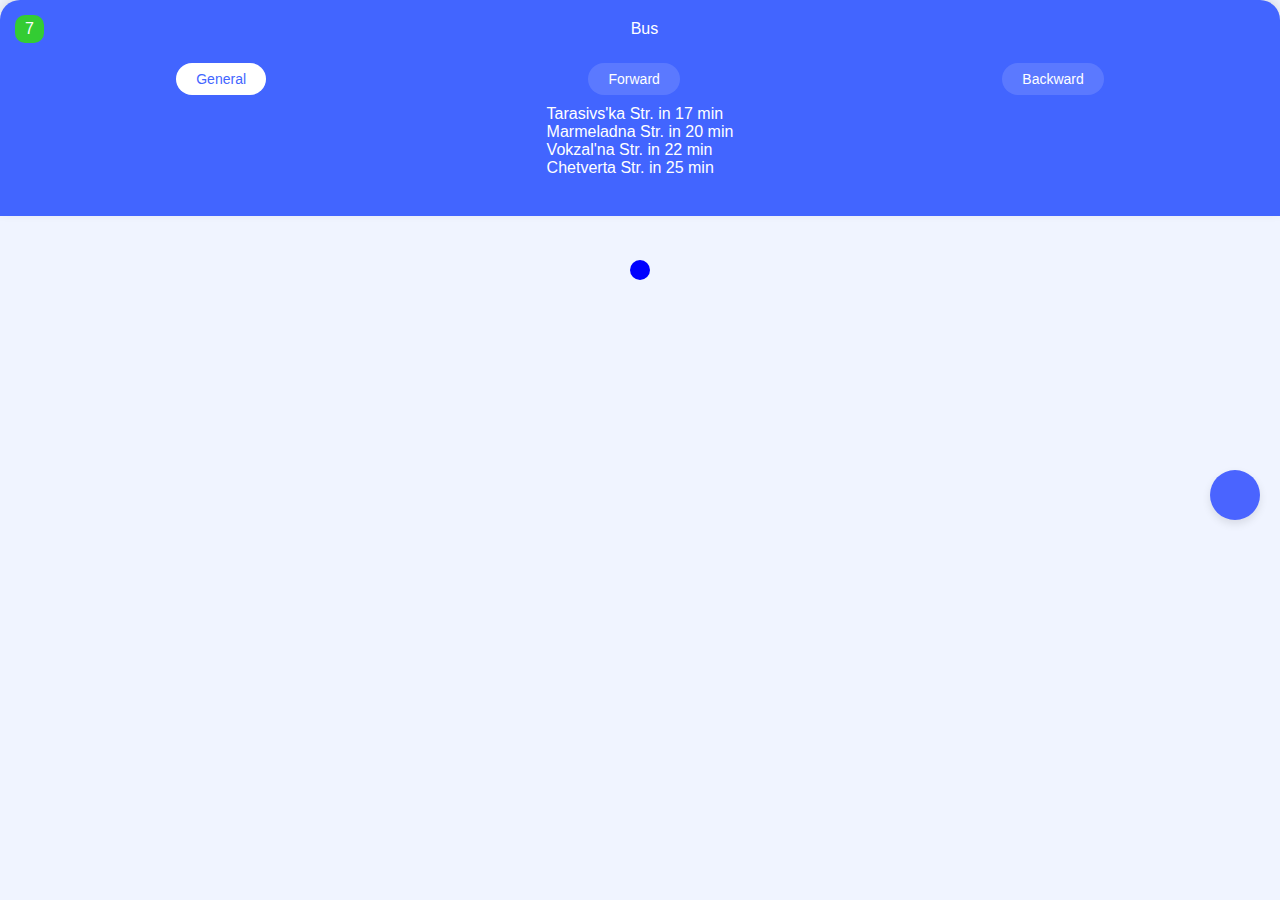
<file: bus.html>
<!DOCTYPE html>
<html lang="en">
<head>
  <meta charset="UTF-8">
  <meta name="viewport" content="width=device-width, initial-scale=1.0">
  <title>Bus Route UI</title>
  <link rel="stylesheet" href="bus.css">
</head>
<body>
  <!-- Map View with Overlay UI -->
  <div class="map-container">
    <div class="map-view">
      <div class="map-marker"></div>
      <div class="floating-btn">
        <i class="icon-location"></i>
      </div>
    </div>

    <!-- Bus Information Panel -->
    <div class="bus-info-panel">
      <div class="bus-info-header">
        <div class="bus-tag">
          <span>7</span>
        </div>
        <span>Bus</span>
        <div class="bus-options">
          <i class="icon-heart"></i>
          <i class="icon-share"></i>
        </div>
      </div>

      <div class="bus-tab">
        <button class="tab-btn active">General</button>
        <button class="tab-btn">Forward</button>
        <button class="tab-btn">Backward</button>
      </div>

      <div class="bus-stops">
        <ul>
          <li>
            <span class="stop-name">Tarasivs'ka Str.</span>
            <span class="stop-time">in 17 min</span>
          </li>
          <li>
            <span class="stop-name">Marmeladna Str.</span>
            <span class="stop-time">in 20 min</span>
          </li>
          <li>
            <span class="stop-name">Vokzal'na Str.</span>
            <span class="stop-time">in 22 min</span>
          </li>
          <li>
            <span class="stop-name">Chetverta Str.</span>
            <span class="stop-time">in 25 min</span>
          </li>
          <li>
            <span
</file>
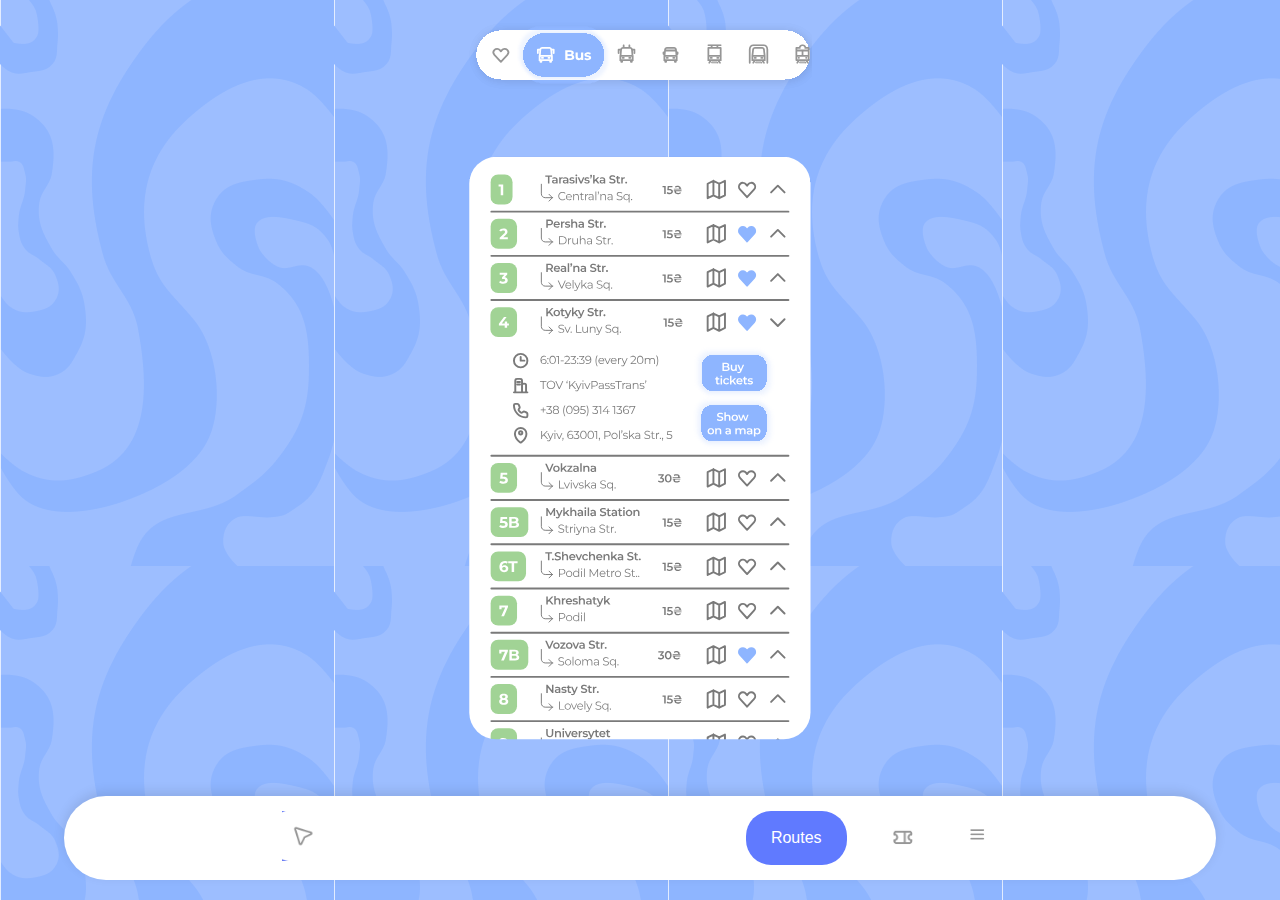
<file: routes.html>
<!DOCTYPE html>
<html lang="en">
  <head>
    <meta charset="UTF-8" />
    <meta name="viewport" content="width=device-width, initial-scale=1.0" />
    <link rel="stylesheet" href="styles.css" />

    <title>Document</title>
    <style>
      body {
        background-image: url("./tickets.png");
      }
      .routes > img {
        height: 65vh;
      }
      .routes {
        margin-block: auto;
      }
    </style>
  </head>
  <body>
    <img
      src="transport.svg"
      style="height: 8vh; position: absolute; top: 20px"
    />
    <div class="routes">
      <img src="routes.svg" />
    </div>
    <!-- <img src="./nav.png" class="nav" /> -->
    <div class="bottom-menu">
      <a href="/">
        <img src="location.png" style="height: 50px; margin-block: auto" />
      </a>
      <div class="menu-icons">
        <button class="nearby-btn">Routes</button>
        <a href="tickets.html">
          <img src="puzzle.png" style="height: 50px; margin-block: auto" />
        </a>
        <a href="menu.html" style="margin-block: auto">
          <img src="options.png" style="height: 25px" />
        </a>
      </div>
    </div>
  </body>
</html>
</file>
<file: bus.css>
/* General Styling */
* {
    margin: 0;
    padding: 0;
    box-sizing: border-box;
}

body {
    font-family: 'Arial', sans-serif;
    background-color: #f0f4ff;
    display: flex;
    flex-direction: column;
    align-items: center;
    justify-content: flex-start;
    height: 100vh;
    overflow: hidden;
}

/* Map Container */
.map-container {
    position: relative;
    width: 100%;
    height: 60%;
    background: url('https://via.placeholder.com/400x300') no-repeat center center;
    background-size: cover;
}

.map-view {
    position: absolute;
    width: 100%;
    height: 100%;
}

.map-marker {
    position: absolute;
    top: 50%;
    left: 50%;
    width: 20px;
    height: 20px;
    background-color: blue;
    border-radius: 50%;
    transform: translate(-50%, -50%);
}

.floating-btn {
    position: absolute;
    bottom: 20px;
    right: 20px;
    width: 50px;
    height: 50px;
    background-color: #4a64ff;
    border-radius: 50%;
    display: flex;
    align-items: center;
    justify-content: center;
    box-shadow: 0 4px 8px rgba(0, 0, 0, 0.1);
}

.floating-btn i {
    color: white;
    font-size: 24px;
}

/* Bus Information Panel */
.bus-info-panel {
    width: 100%;
    height: 40%;
    background-color: #4265ff;
    border-top-left-radius: 20px;
    border-top-right-radius: 20px;
    padding: 15px;
    box-shadow: 0 -4px 12px rgba(0, 0, 0, 0.1);
    color: white;
    display: flex;
    flex-direction: column;
    align-items: center;
}

.bus-info-header {
    width: 100%;
    display: flex;
    justify-content: space-between;
    align-items: center;
    margin-bottom: 10px;
}

.bus-tag {
    background-color: #33cc33;
    padding: 5px 10px;
    border-radius: 10px;
    font-size: 16px;
}

.bus-options i {
    margin-left: 10px;
    color: white;
    cursor: pointer;
}

/* Tabs for Bus Direction */
.bus-tab {
    display: flex;
    justify-content: space-around;
    width: 100%;
    margin: 10px 0;
}

.tab-btn {
    background-color: #ffffff22;
    border: none;
    padding: 8px 20px;
    border-radius: 20px;
    color: white;
    font-size: 14px;
    cursor: pointer;
}

.tab-btn.active {
    background-color: white;
    color: #4265ff;
}

/* Bus Stops List */
.bus-stops ul {
    list-style-type: none;
    width: 100%;
}

.bus-stops li {
</file>
<file: styles.css>
/* General Resets */
* {
    margin: 0;
    padding: 0;
    box-sizing: border-box;
}

body {
    font-family: 'Arial', sans-serif;
    background-color: #eef4ff;
    height: 100vh;
    display: flex;
    flex-direction: column;
    align-items: center;
    justify-content: flex-start;
}

/* Search Bar */
.search-bar {
    width: 100%;
    position: relative;
    top: 10px;
    padding: 10px;
    z-index: 10;
    display: flex;
    justify-content: center;
}

.search{
    position: absolute;
    left: 40px;
    top: 25px;
    height: 20px !important;

}
.search-bar input {
    width: 90%;
    padding: 10px 20px;
    border-radius: 25px;
    border: none;
    background-color: #5868FF;
    font-size: 16px;
    color: white;
    text-emphasis-color: white;
    padding-left: 40px;
    padding-block: 15px;

    
}

::-webkit-input-placeholder, ::-moz-placeholder{
    color: white !important;
}


/* Map Section */
.map {
    /* margin-top: 70px; */
    width: 100%;
    /* height: calc(100vh - 180px); */
    /* background-color: #d0e8ff; */
    position: absolute;
    bottom:100px;

}
.map-indicator > img{
    height: 60px;
}
.map-indicator {
    position: absolute;
    left: 87%;
    width: 40px;
    height: 150px;
    /* height: 40px; */
    /* background-color: #4666ff; */
    border-radius: 50%;
    transform: translate(-50%, -50%);
}

/* Floating Action Buttons (FABs) */
.fab-container {
    position: absolute;
    top: 140px;
    right: 10px;
    display: flex;
    flex-direction: column;
    gap: 12px;
}


.fab {
    width: 50px;
    height: 50px;
    border-radius: 50%;
    background-color: #fff;
    border: none;
    display: flex;
    justify-content: center;
    align-items: center;
    box-shadow: 0px 4px 12px rgba(0, 0, 0, 0.15);
}

.fab i {
    width: 24px;
    height: 24px;
    background-color: lightgray;
    border-radius: 50%;
}

/* Bottom Navigation */
.bottom-menu {
    display: none;
    position: fixed;
    bottom: 20px;
    width: 90%;
    background-color: transparent;
    display: flex;
    justify-content: space-around;
    padding: 15px 30px;
    /* margin-inline:30px; */
    padding-inline: 10px;
    box-shadow: 0px -4px 12px rgba(0, 0, 0, 0.1);
    align-items: center;
    border-radius: 50px;
    background-color: white;
}
.bottom-menu > svg{
    width: 100%;
    height: 100%;
}
.nav{
    width: 100%;

}
.nearby-btn {
    background-color: #607aff;
    color: white;
    padding: 12px 25px;
    border: none;
    border-radius: 25px;
    font-size: 16px;
}

.menu-icons {
    display: flex;
    gap: 25px;
}


.menu-icon {
    width: 30px;
    height: 30px;
    border-radius: 50%;

}

.icons{
  height:300px;
}

.plusminus{
    height: 100px;
    /* position: absolute; */
    /* bottom: 100px; */
    margin-top: 600%;
}
.loc{
    /* height: 100px; */
    z-index: 10;
        /* position: absolute; */
        /* bottom: 100px; */
        margin-top: 800%;
}
</file>
